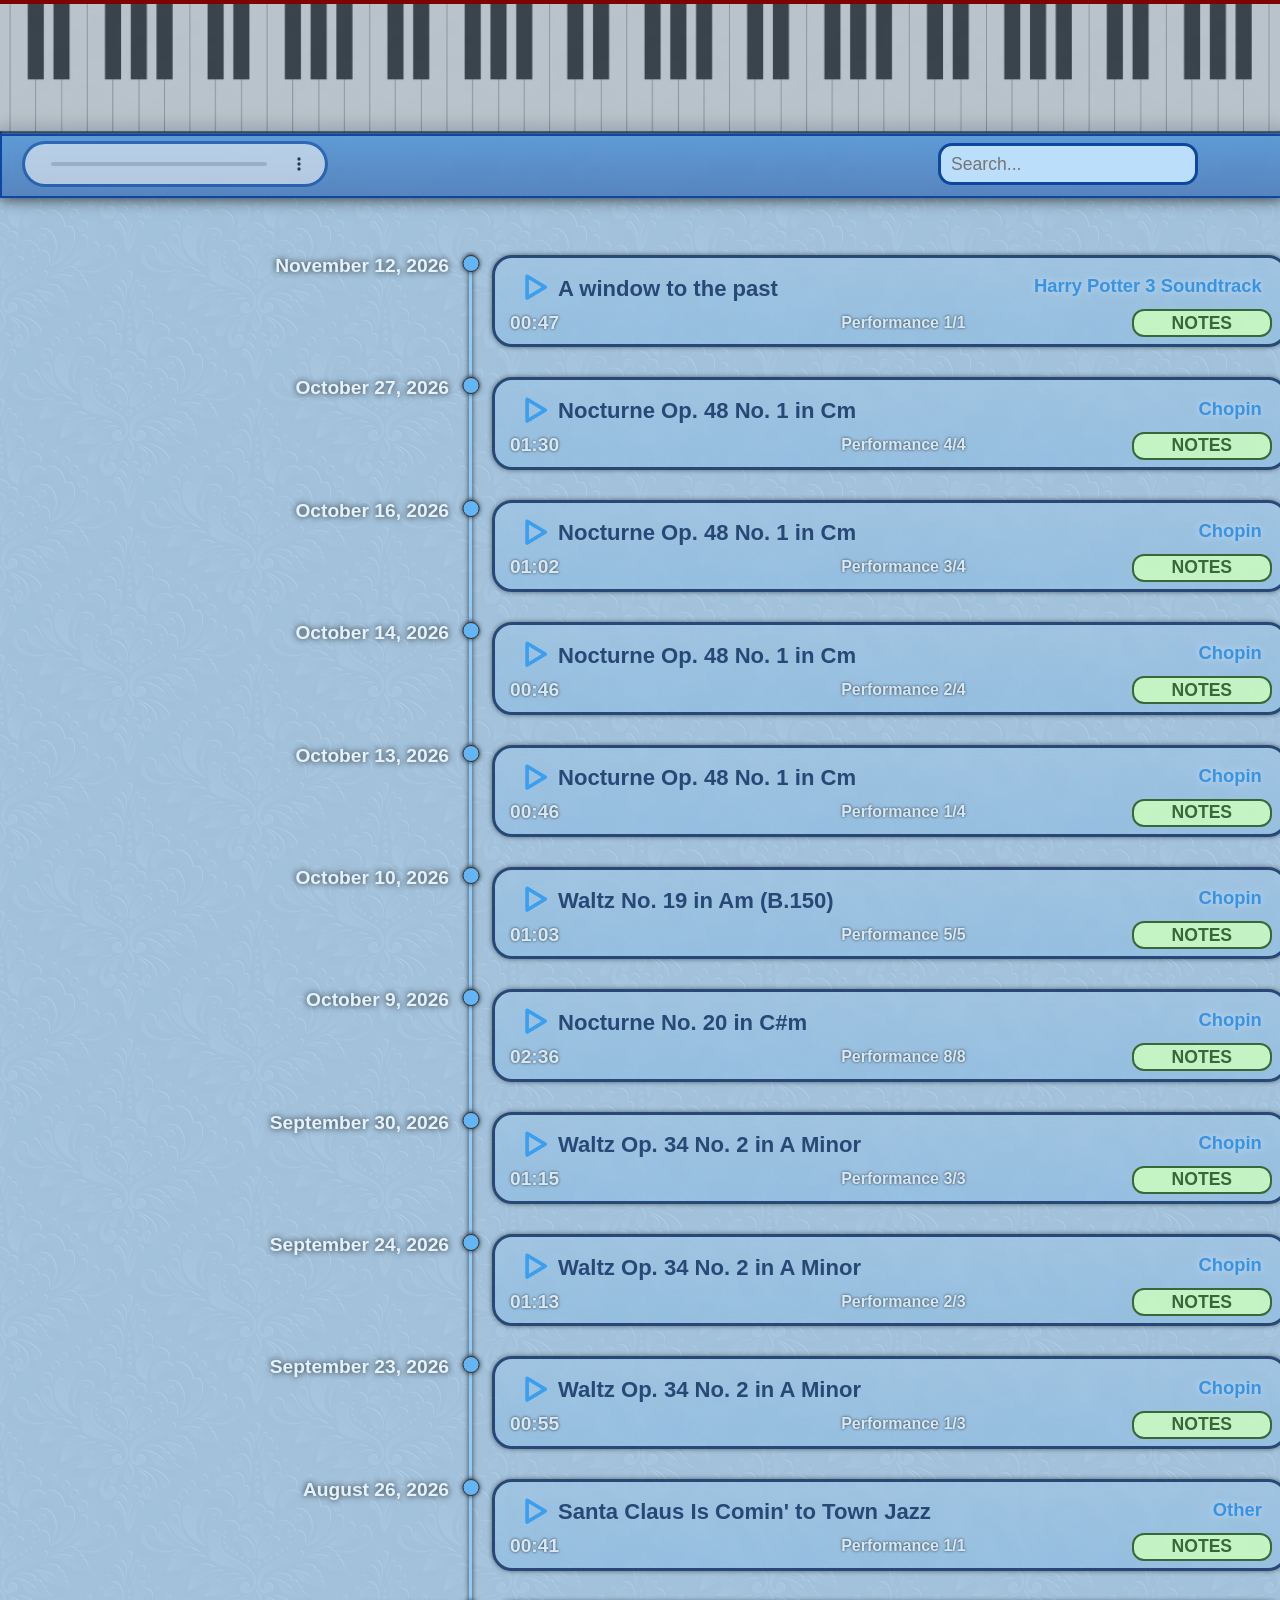
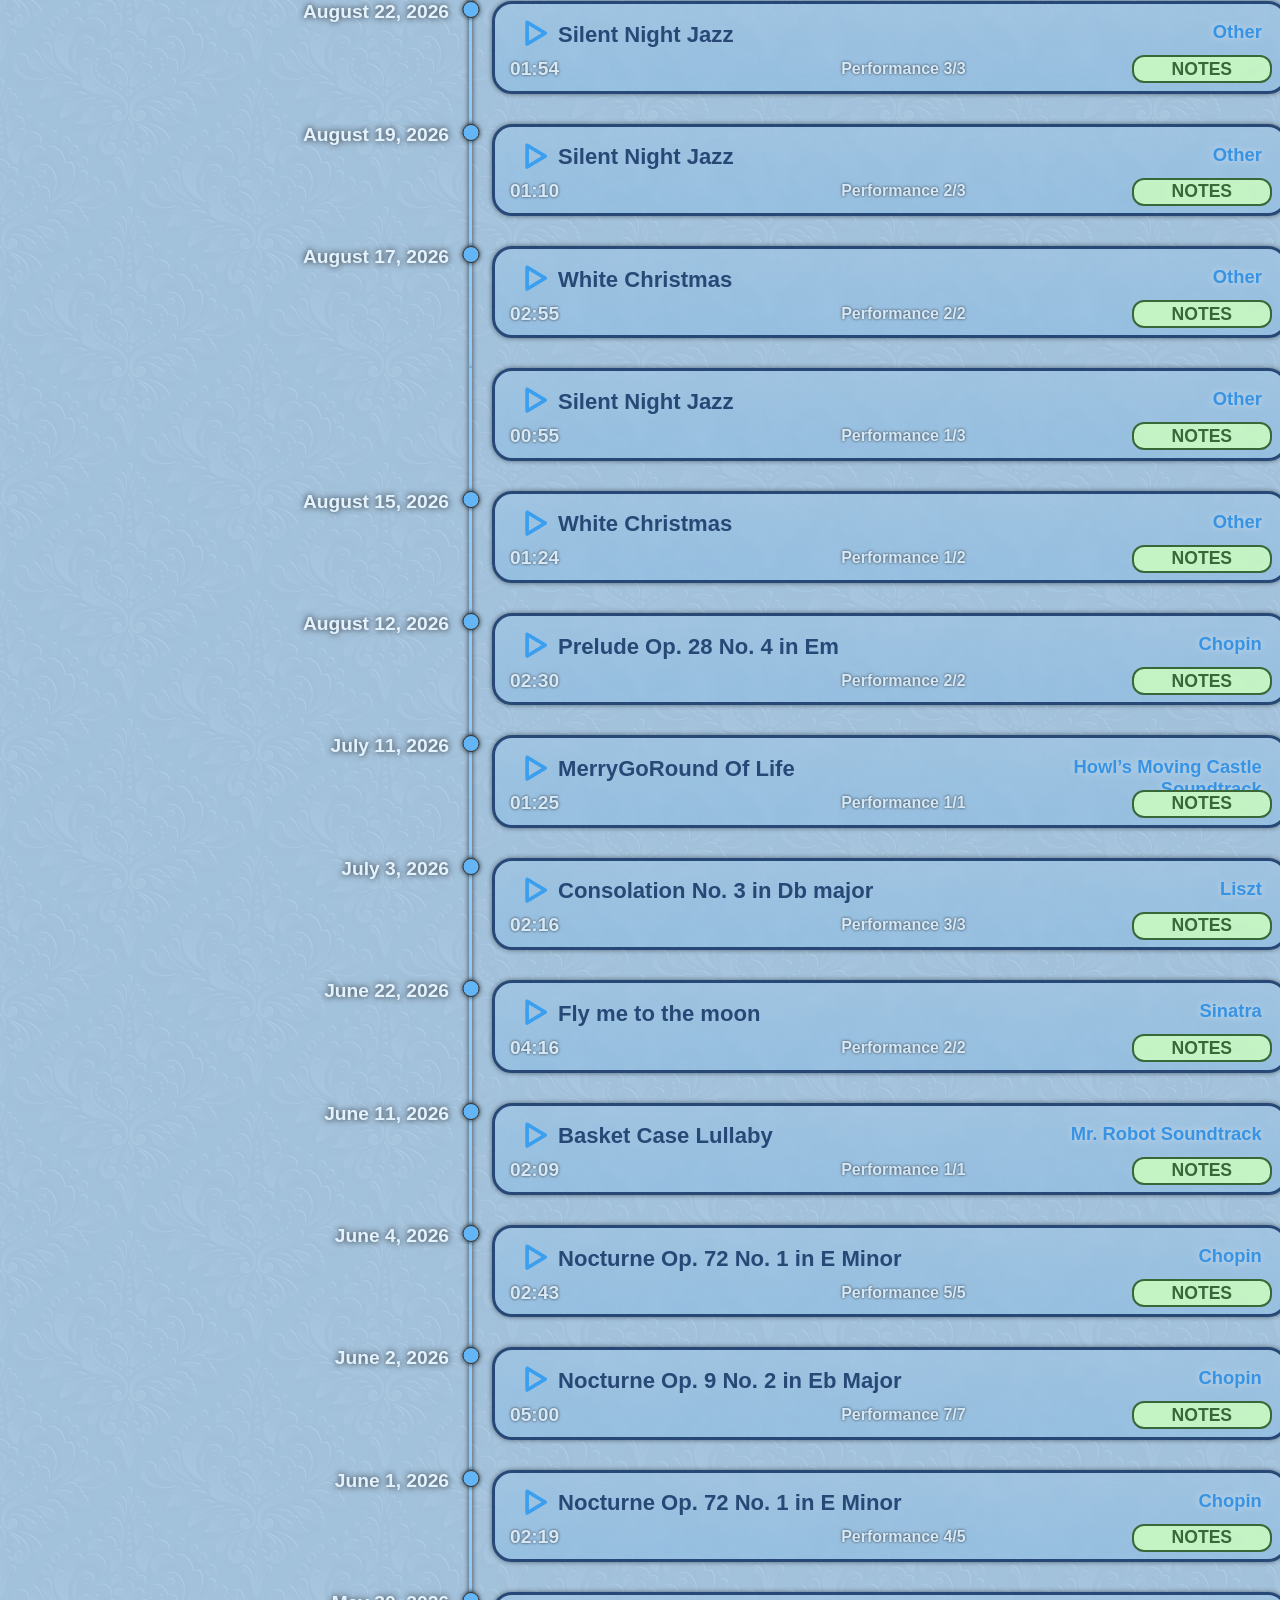
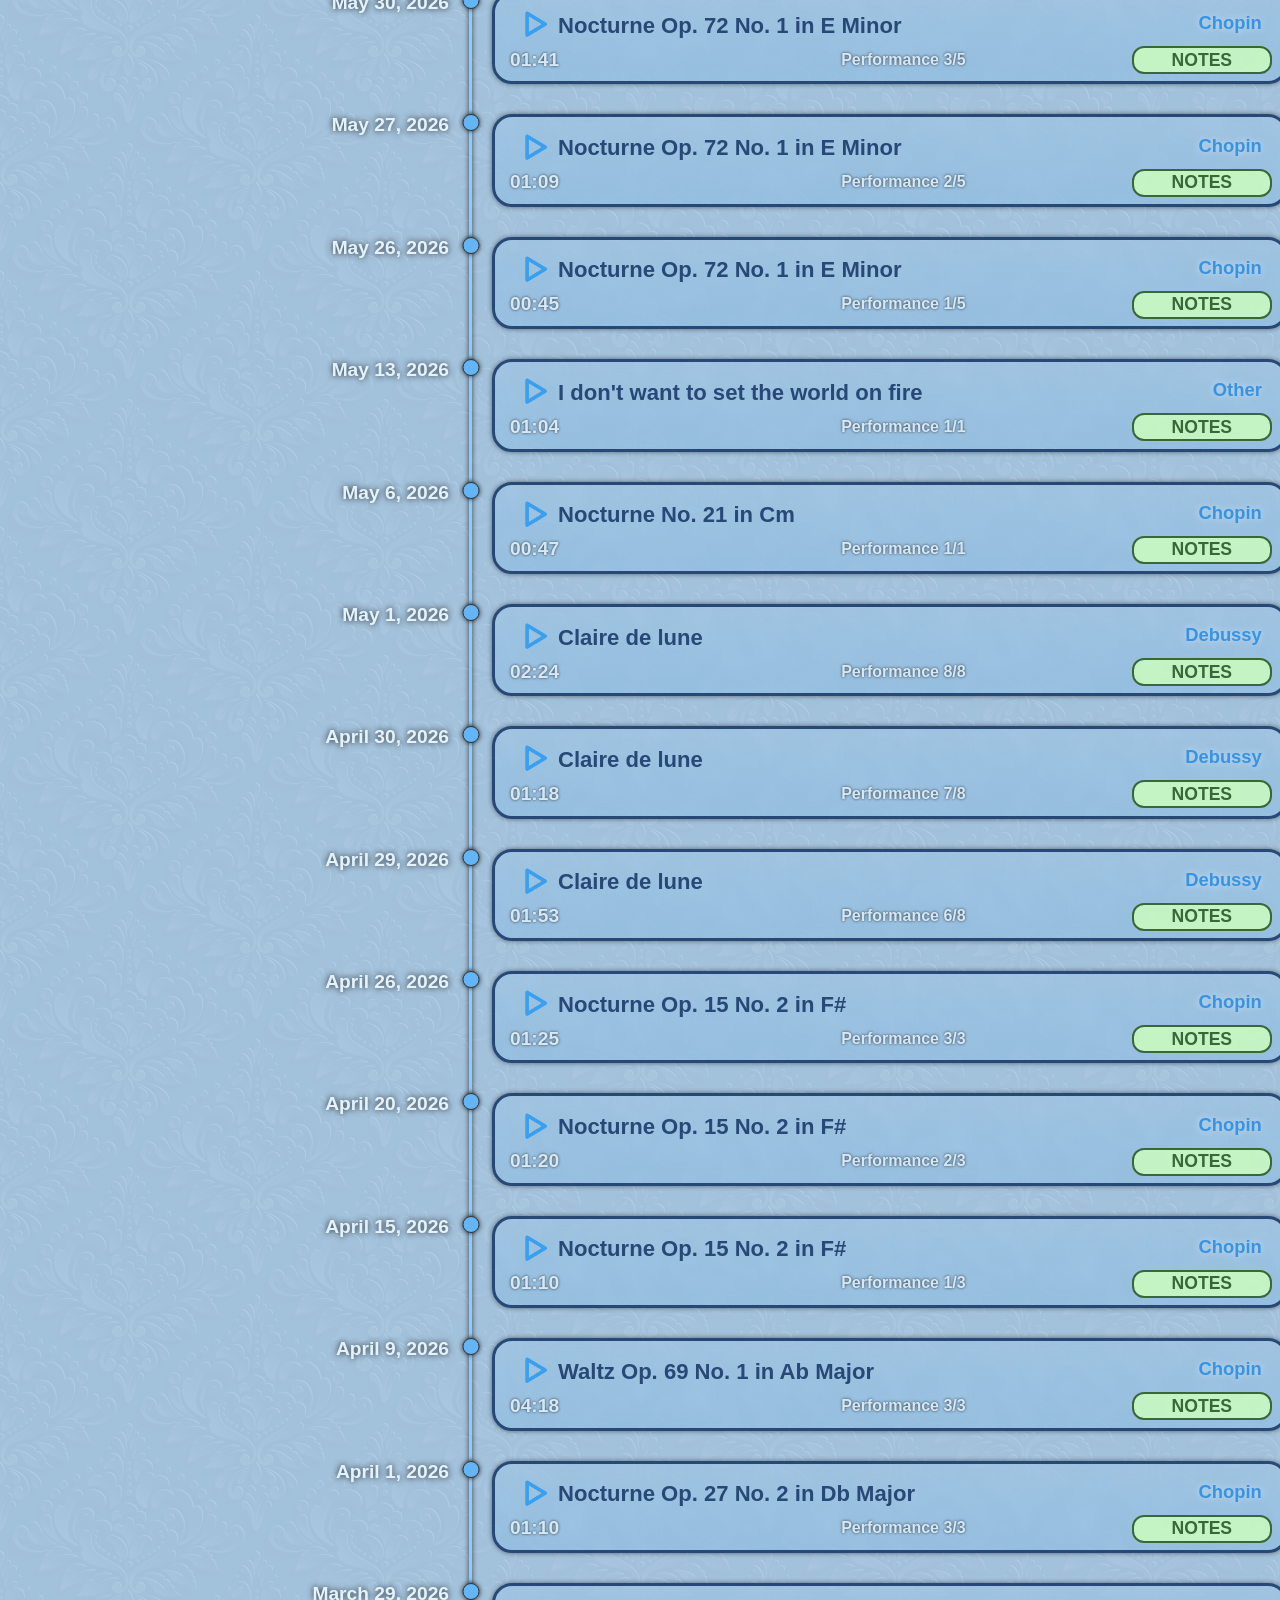
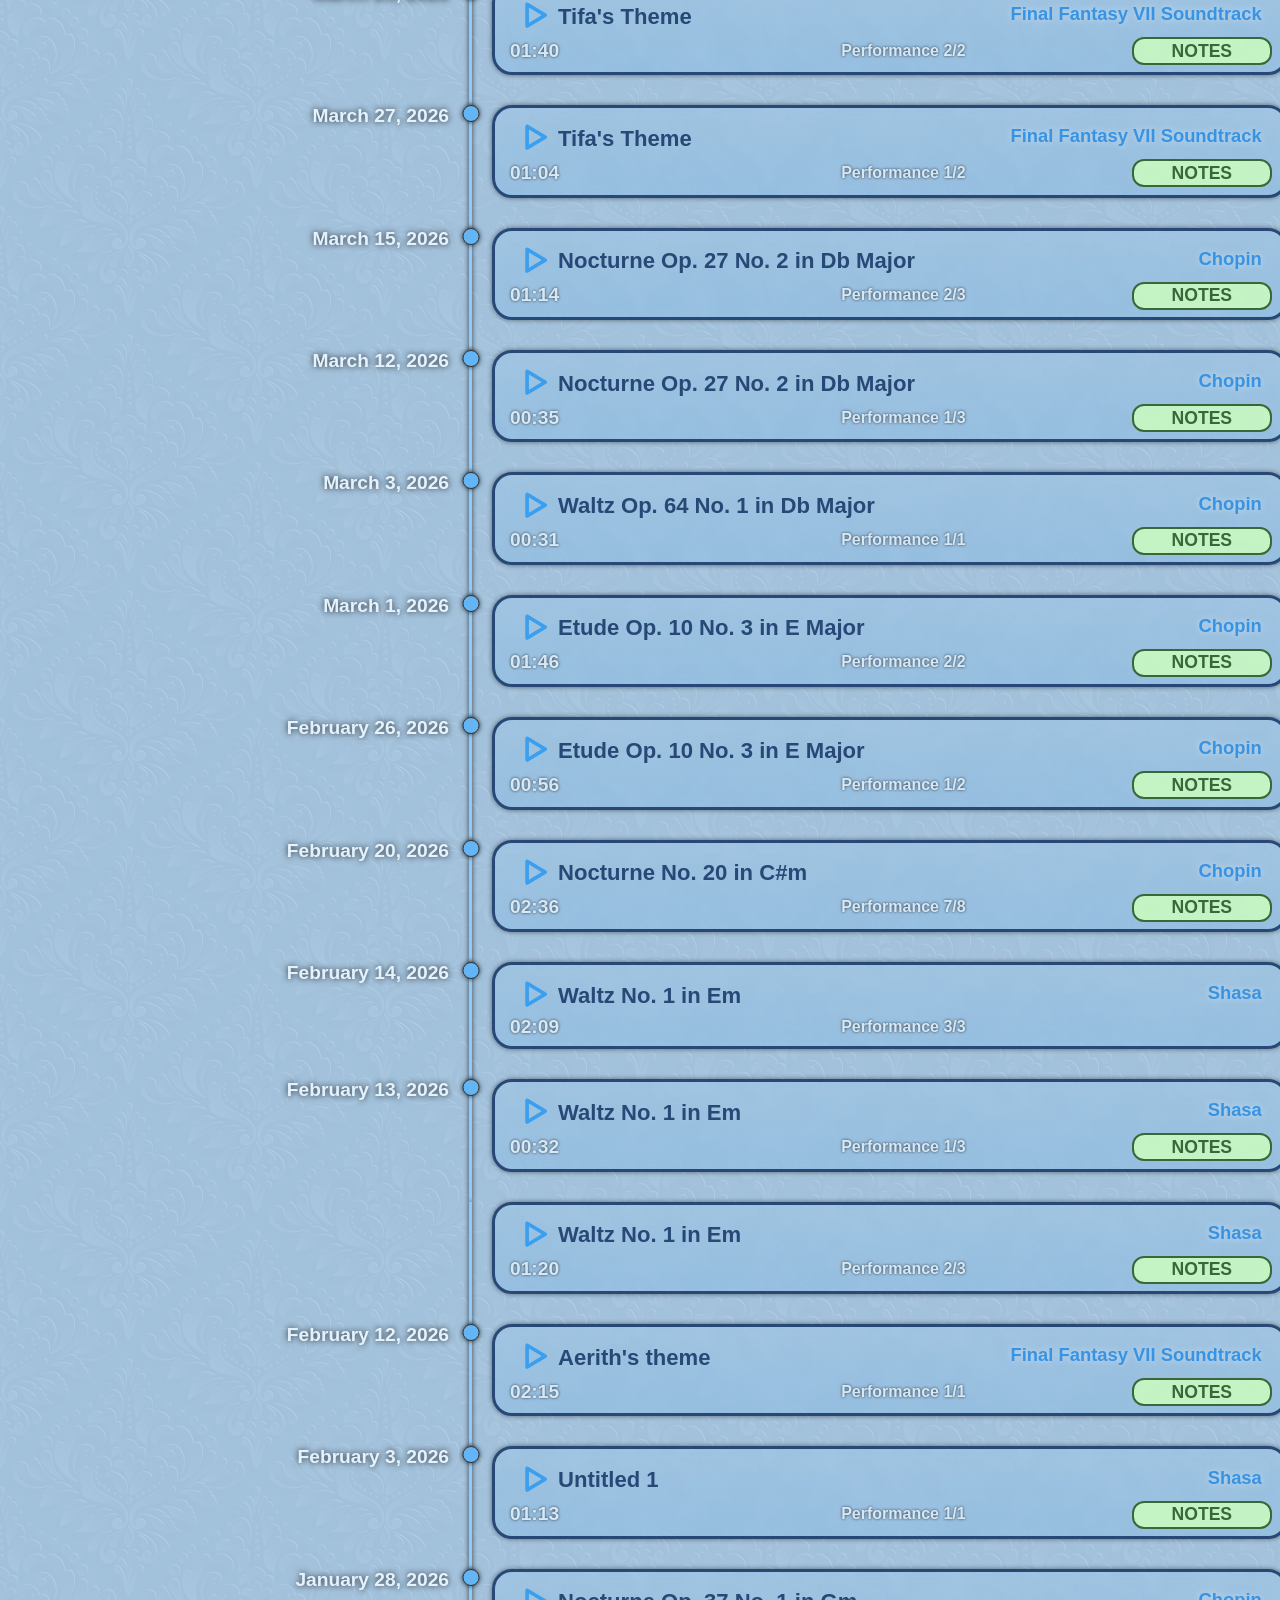
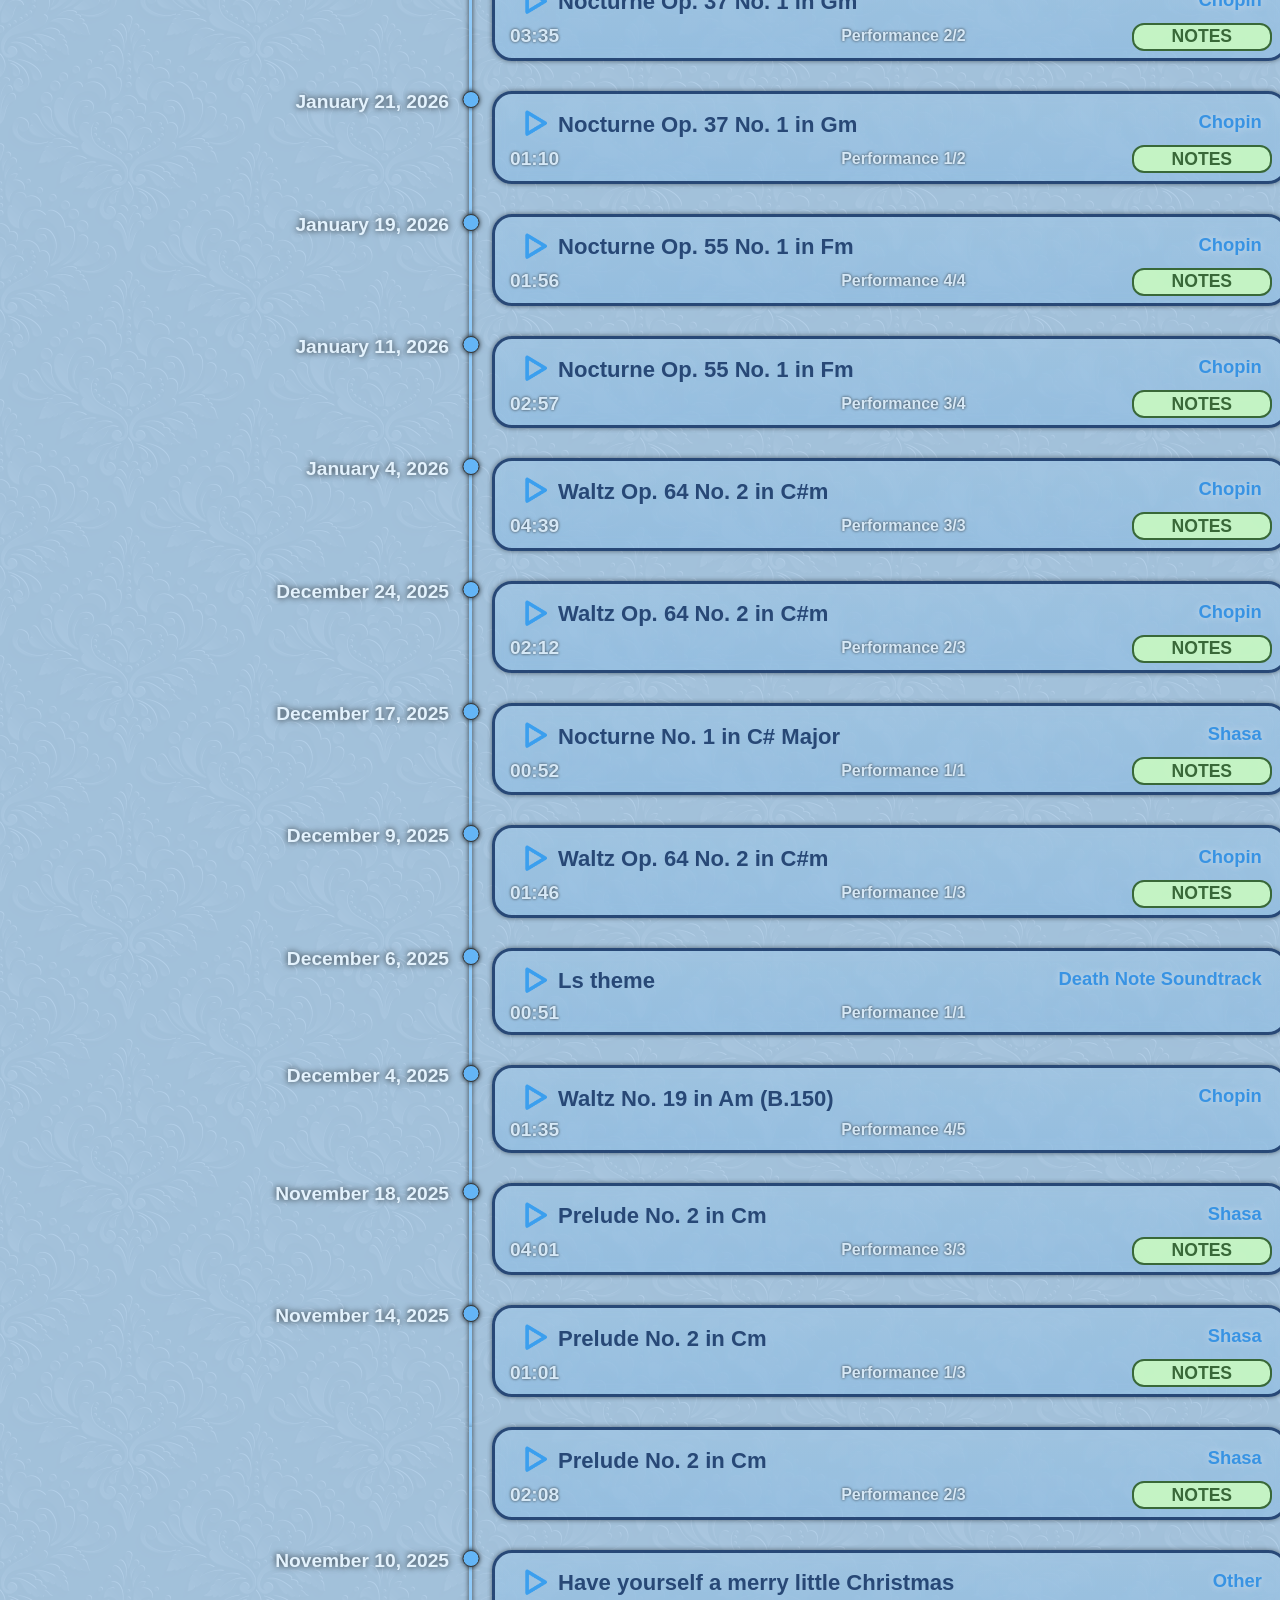
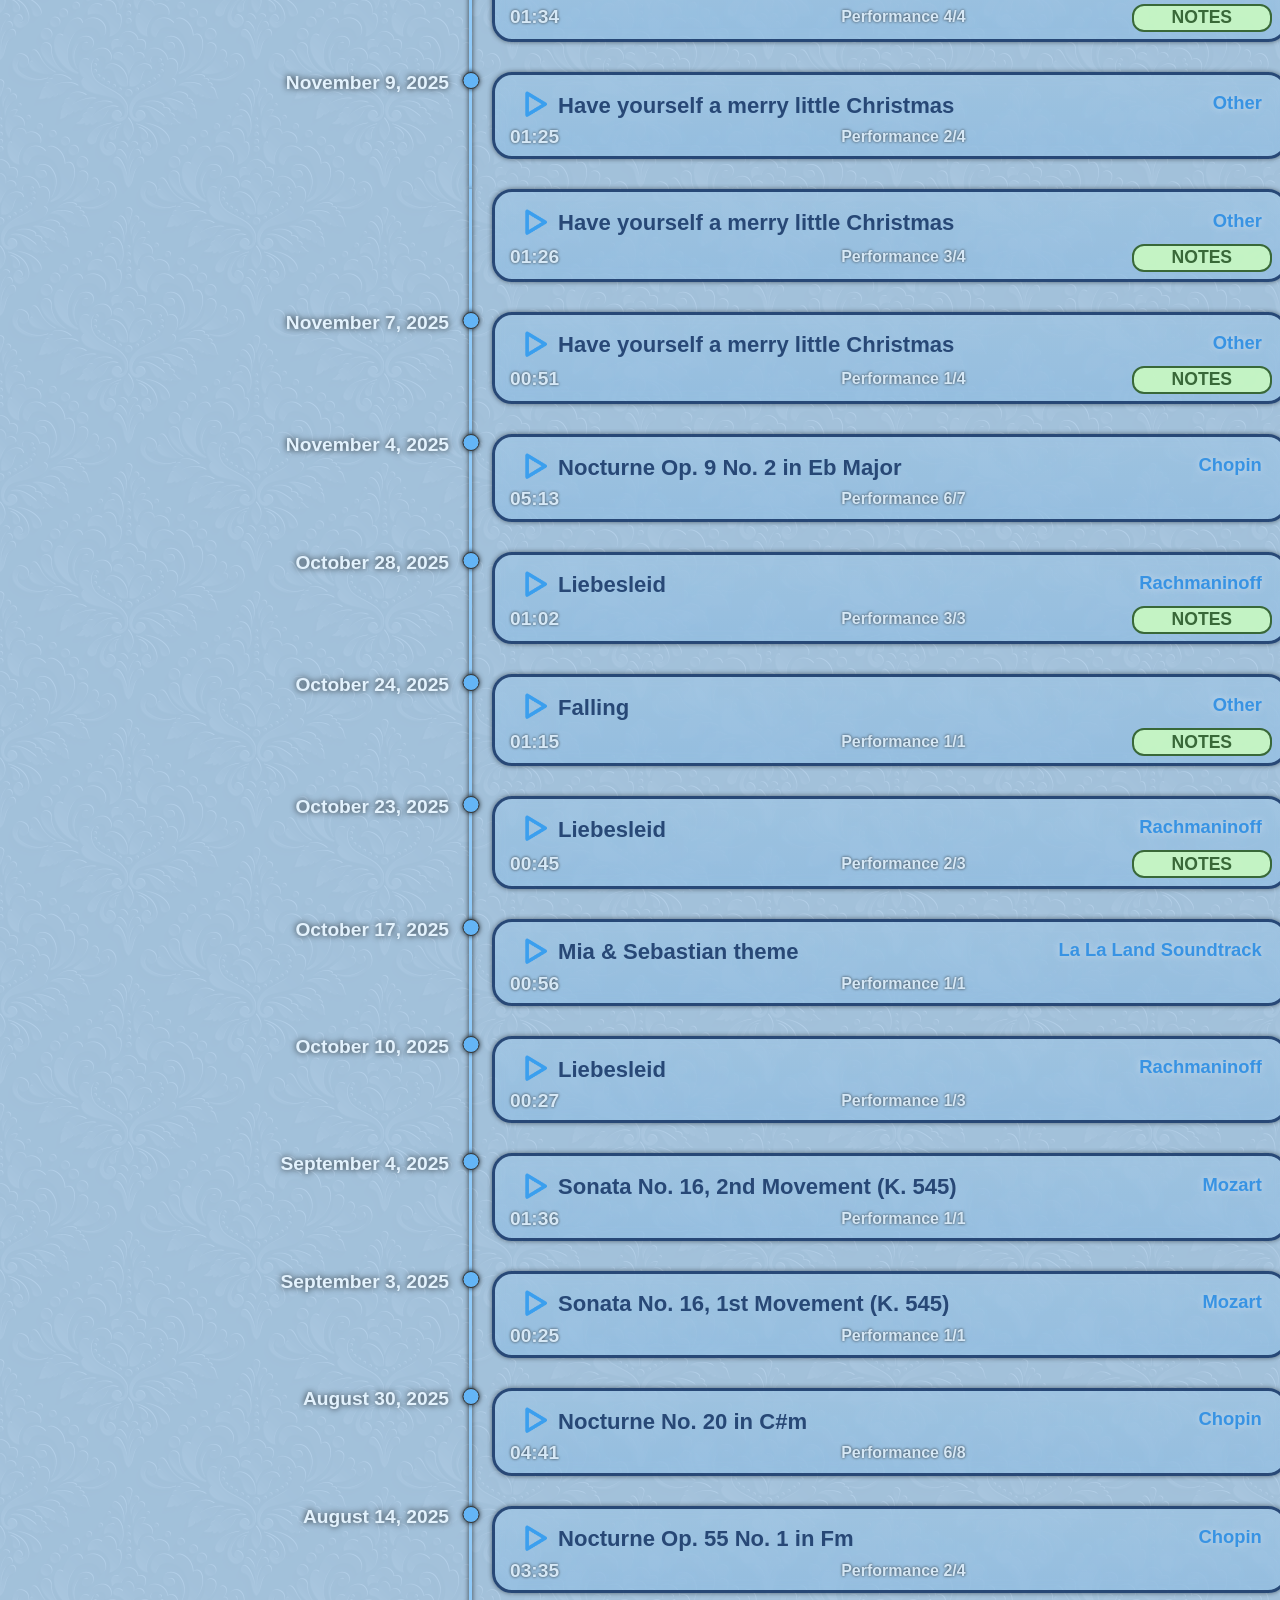
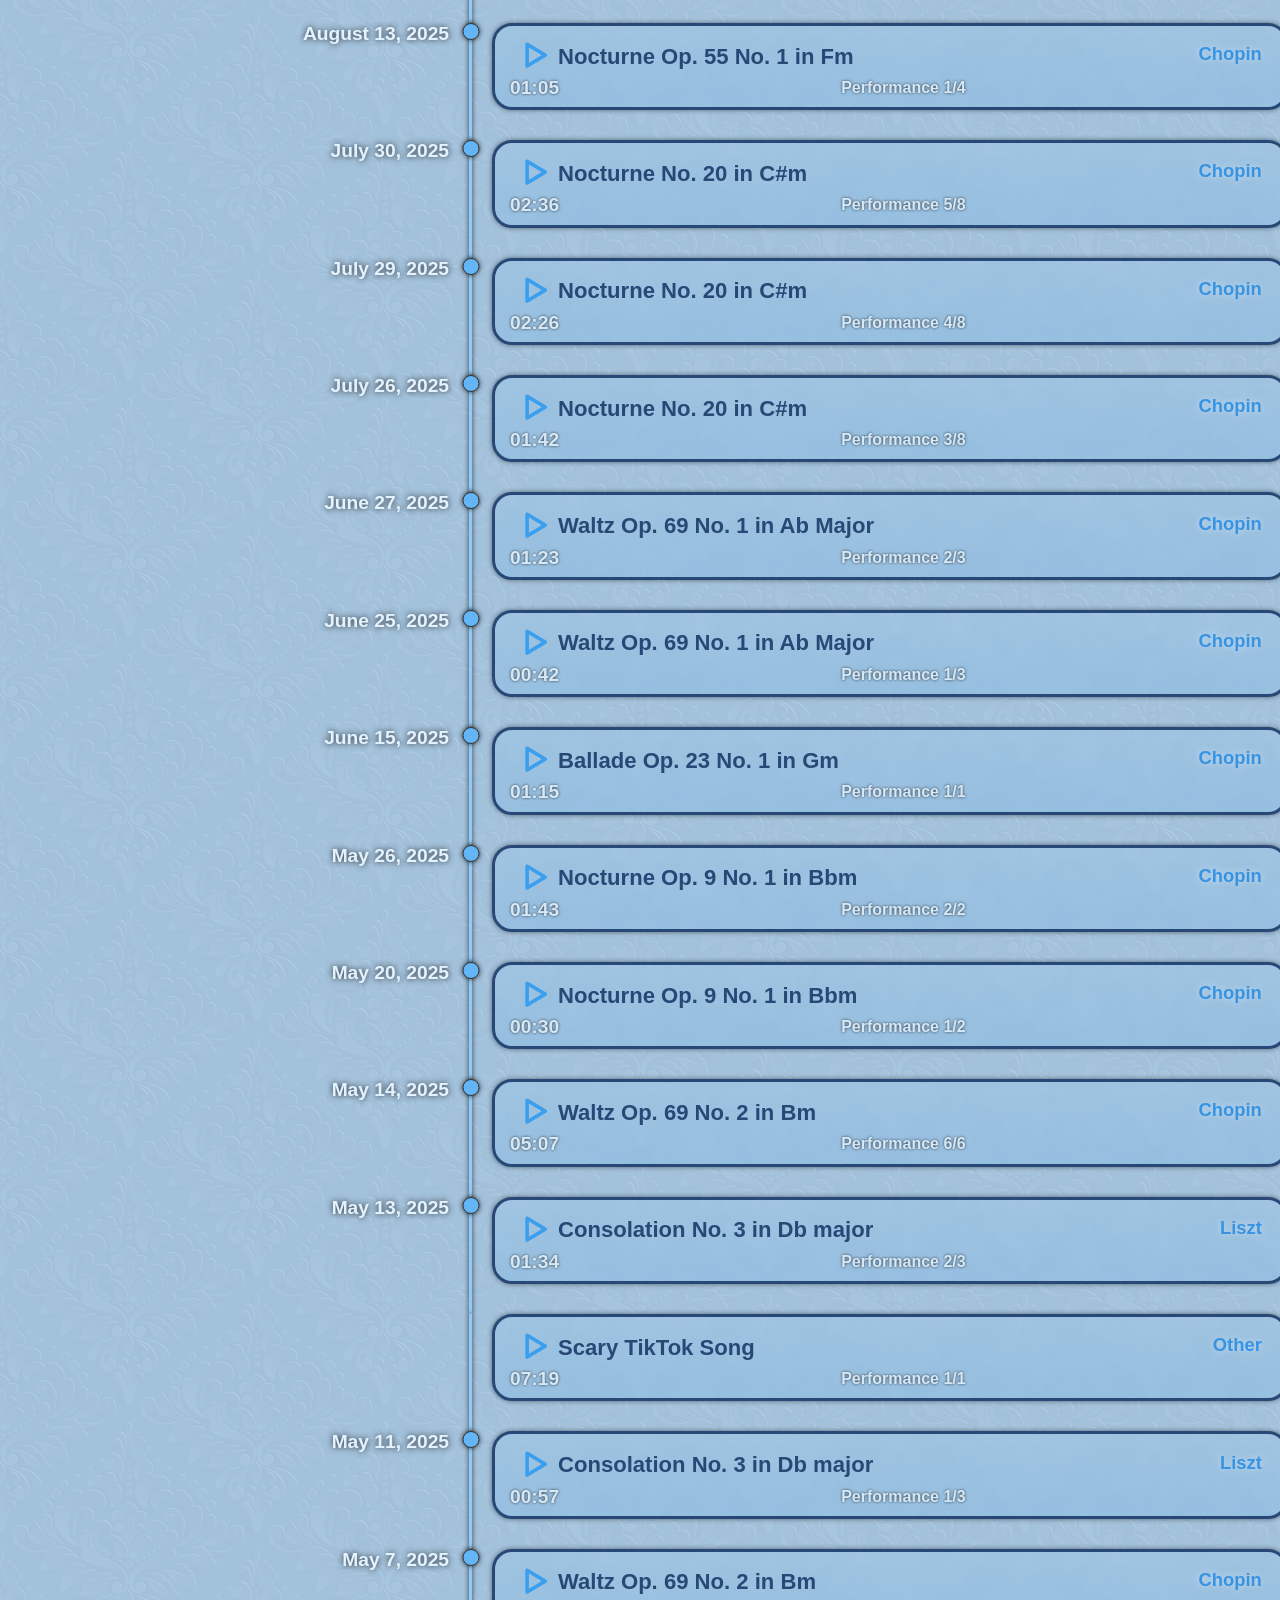
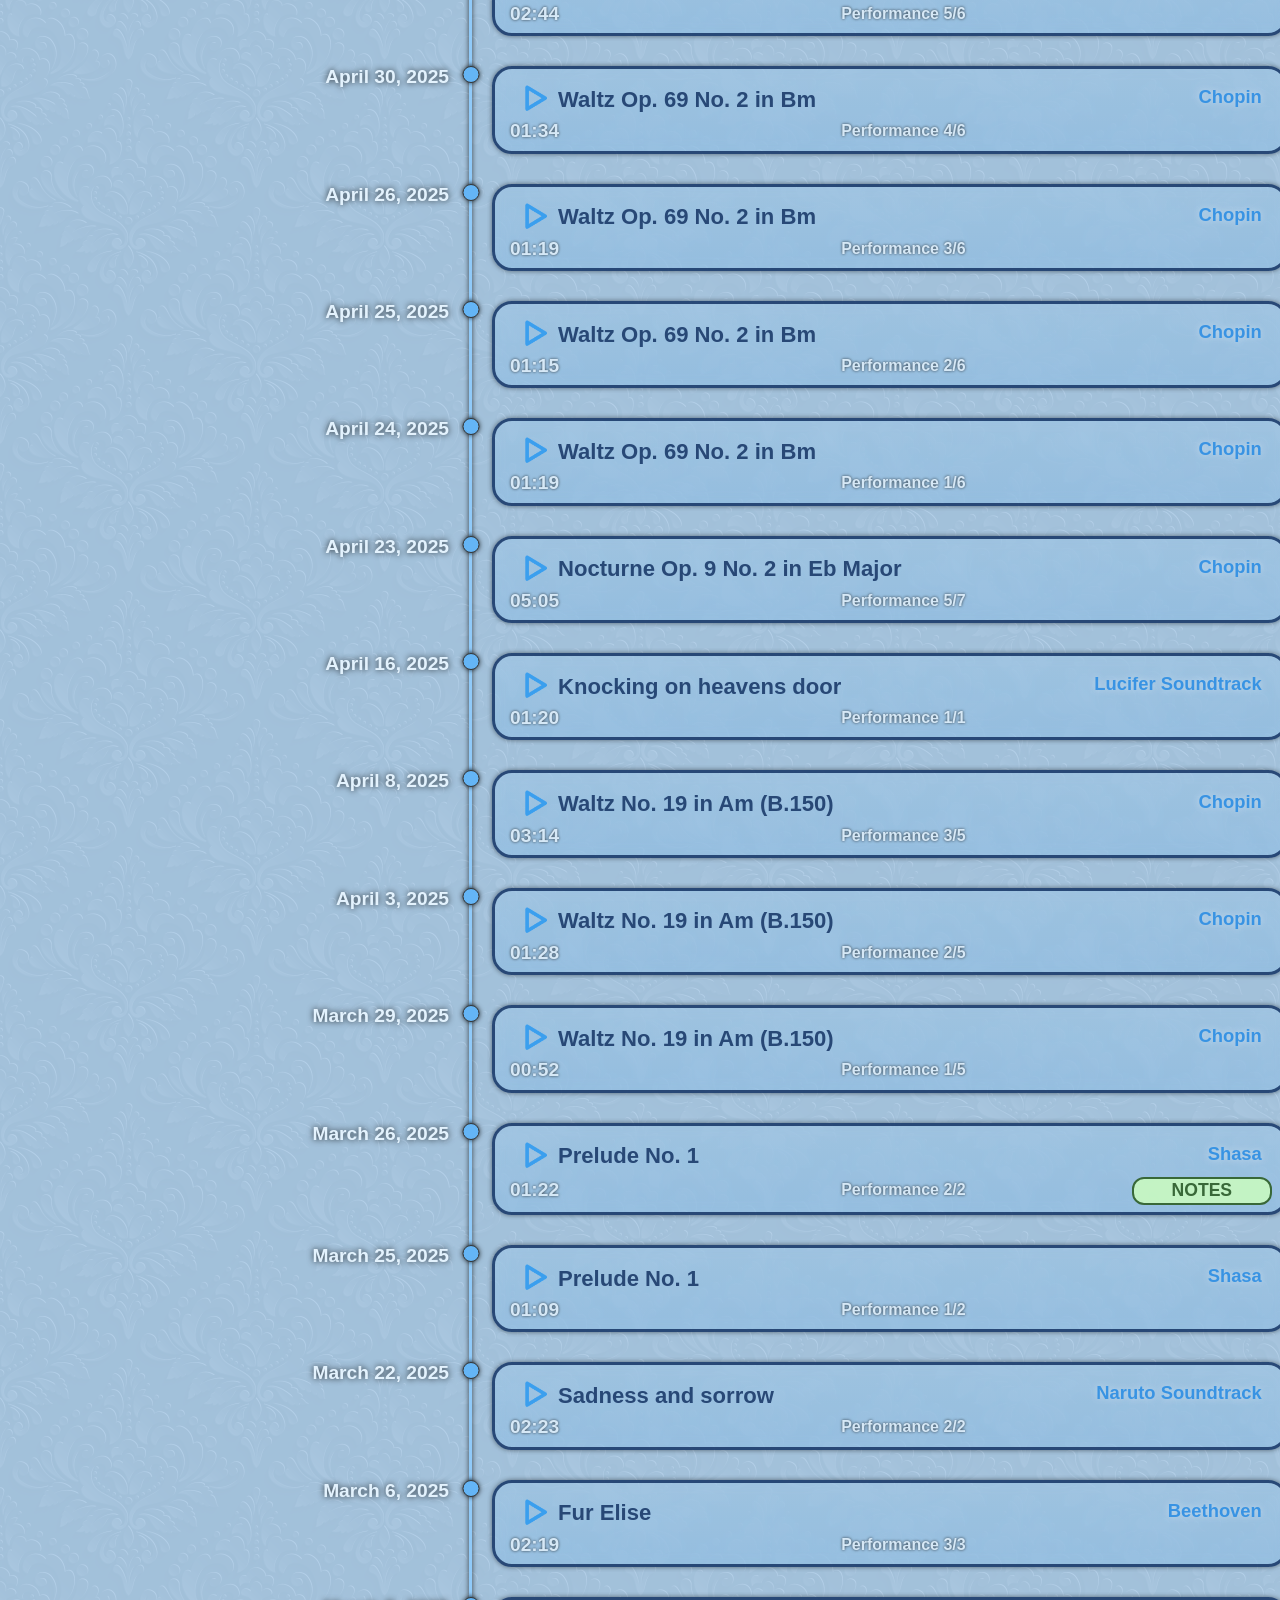
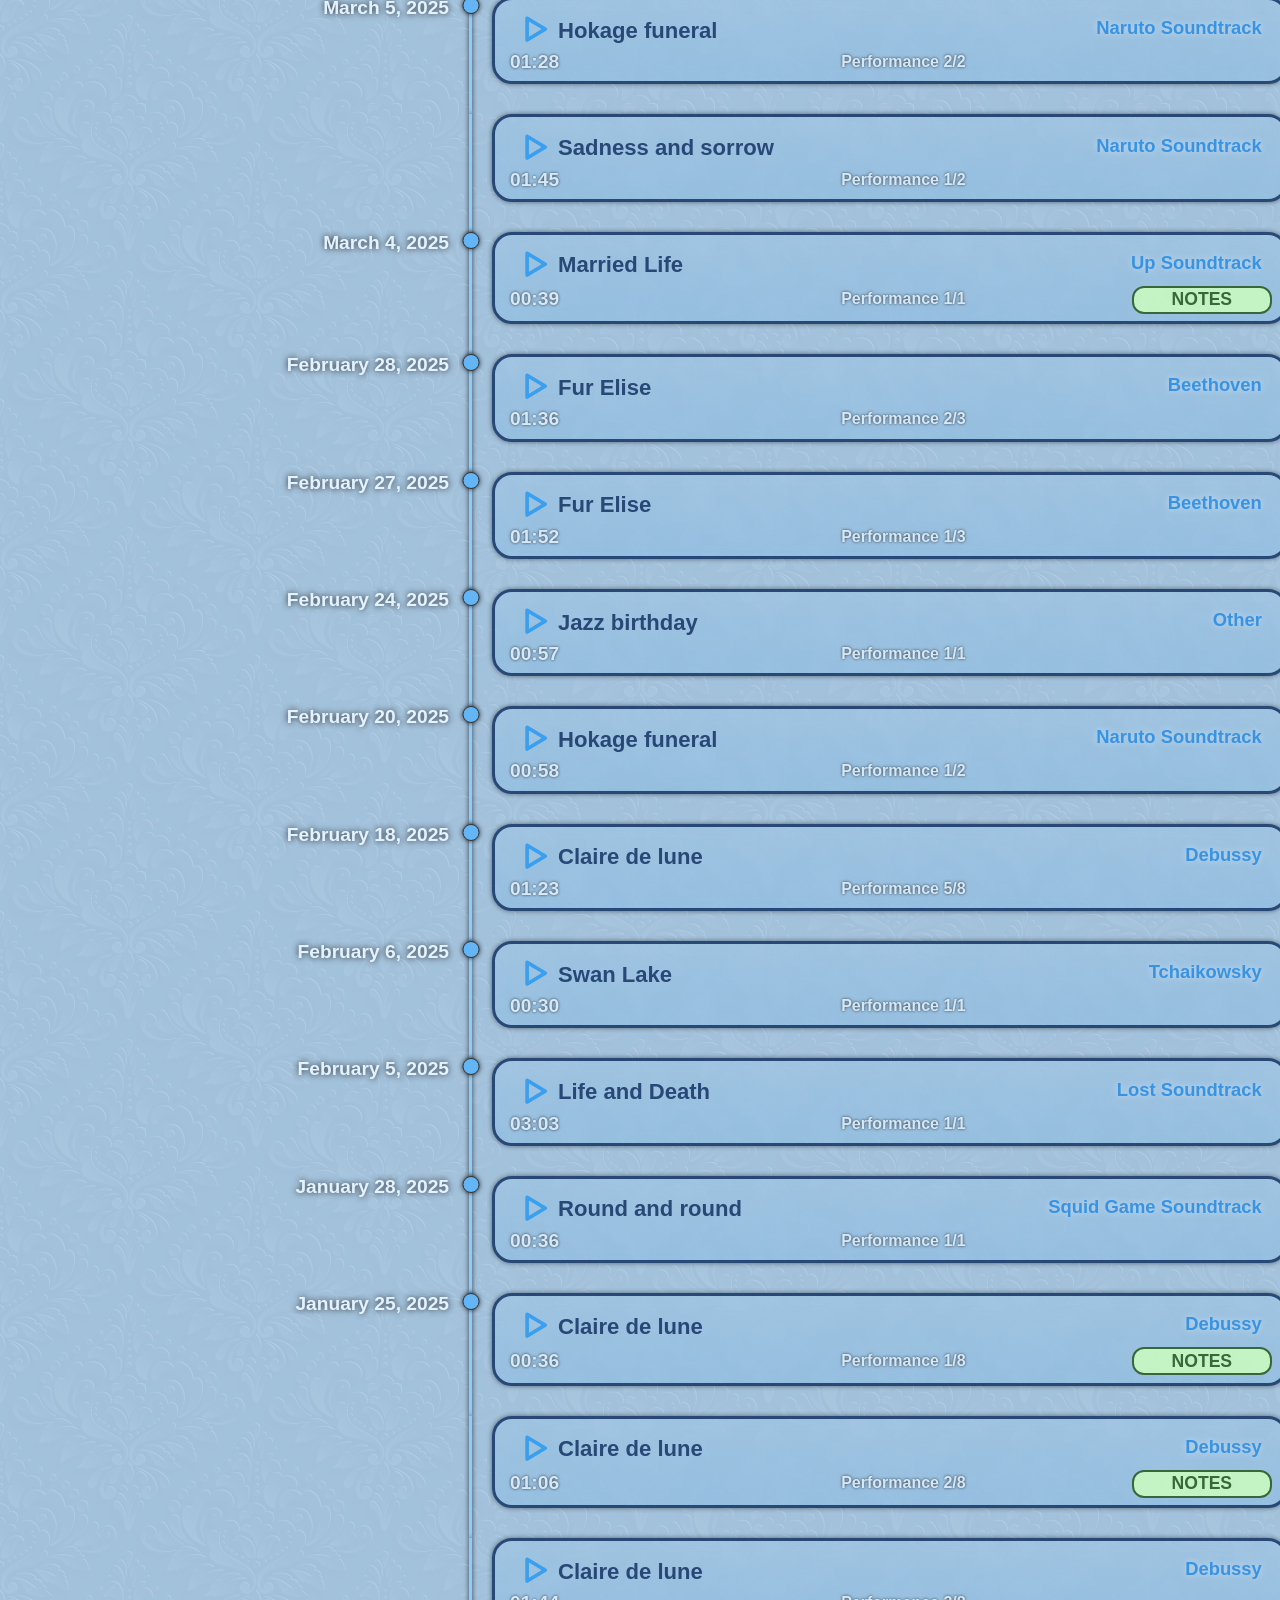
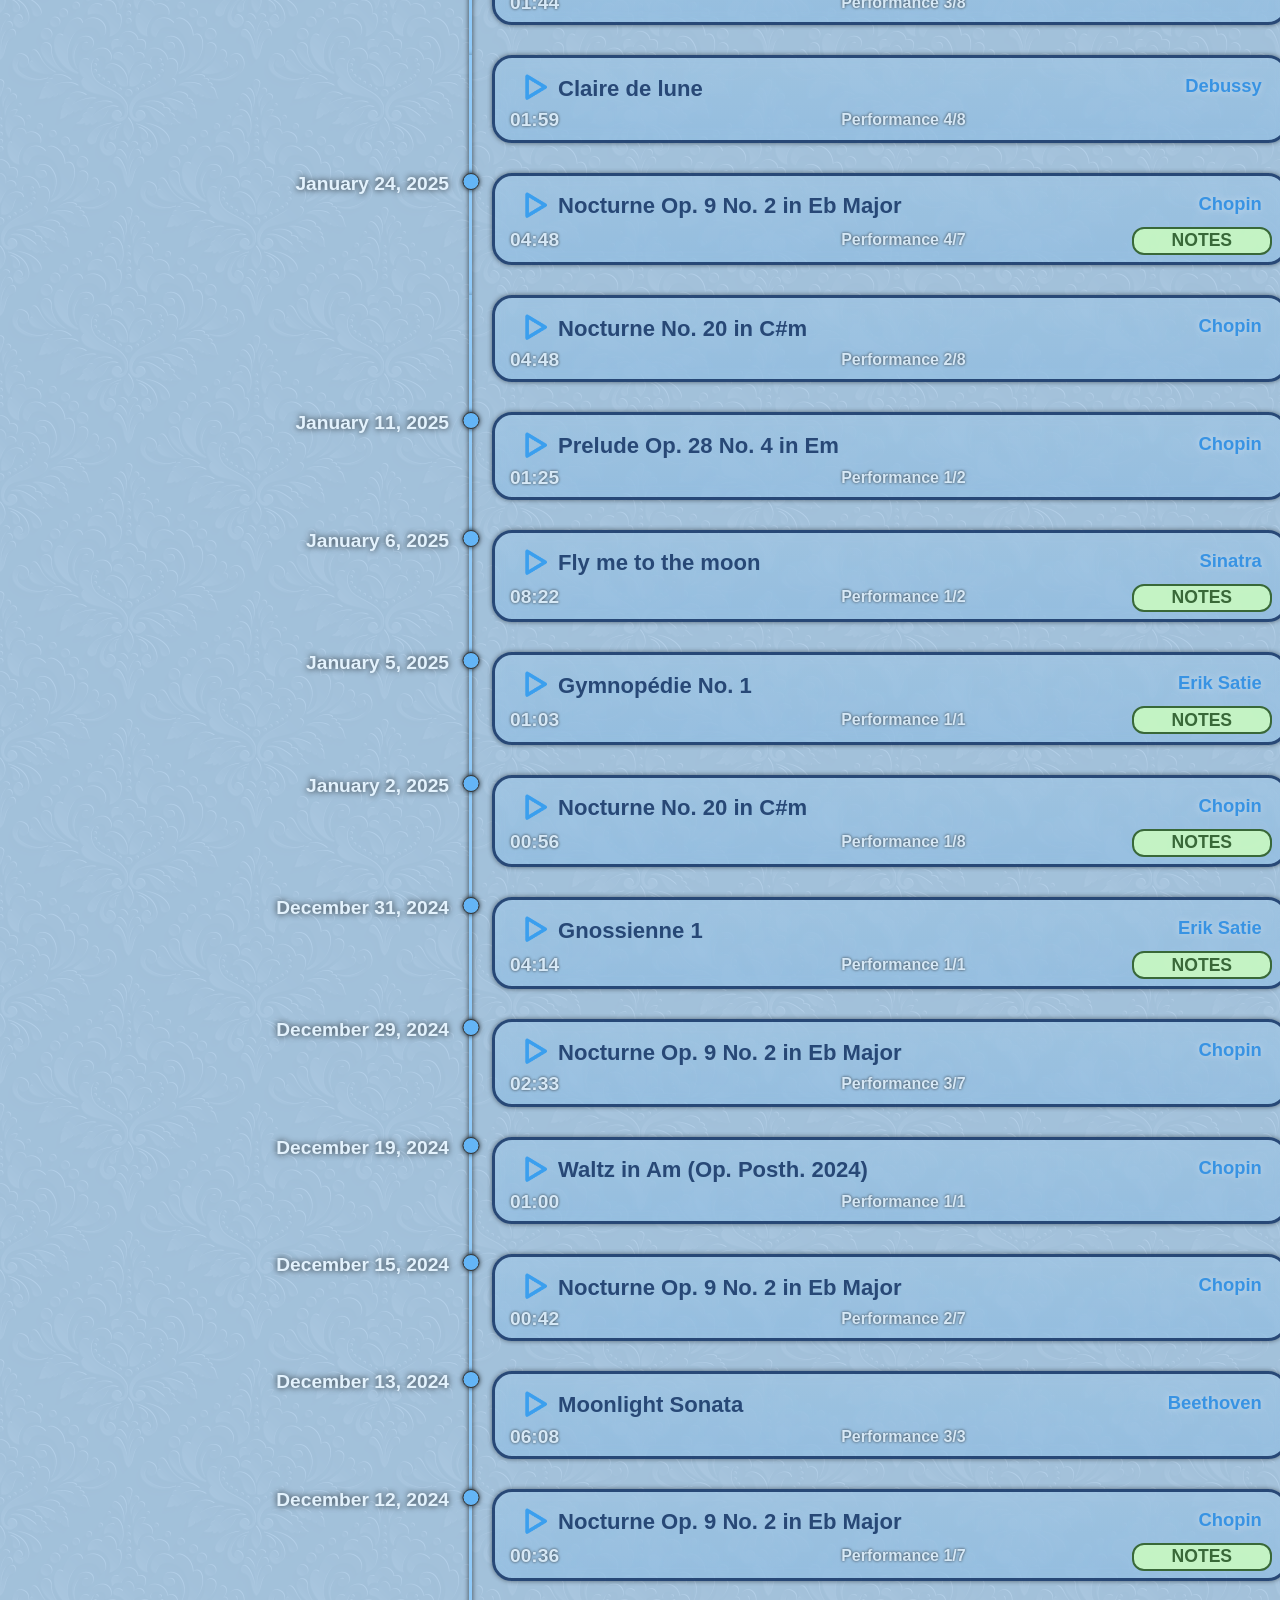
<file: index.html>
<!doctype html>
<html lang="en">
	<head>
		<meta charset="UTF-8" />
		<meta http-equiv="X-UA-Compatible" content="IE=edge" />
		<meta name="viewport" content="width=device-width, initial-scale=1.0" />
		<title>Piano Timeline</title>
		<link rel="stylesheet" href="./style/main.css" />
		<link rel="stylesheet" href="./style/pianoVisualizer.css" />
		<link rel="icon" href="favicon.ico" type="image/x-icon" />
	</head>
	<body>
		<header class="page-header"></header>
		<div class="top-bar">
			<audio class="top-player" controls="true"></audio>
			<span class="top-bar-title"></span>
			<input type="text" id="search-textbox" placeholder="Search..." />
		</div>
		<div class="midi-visualizer-container">
			<div class="midi-visualizer">
				<div class="visualizer-wrapper">
					<canvas id="pianoCanvas"></canvas>
					<div id="visualizer-info"></div>
					<div id="visualizer-volume">
						<div class="visualizer-volume-icon"></div>
						<input
							type="range"
							min="0"
							max="1"
							step="0.01"
							class="volume-slider"
						/>
					</div>
					<div id="visualizer-duration">
						<span class="visualizer-duration-elapsed"></span>
						/
						<span class="visualizer-duration-total"></span>
					</div>
					<div id="visualizer-close-button"></div>
				</div>
			</div>
		</div>

		<script src="scripts/midiParser.js"></script>
		<script src="scripts/virtualPianoData.js"></script>
		<script src="scripts/virtualKeyboard.js"></script>
		<script src="scripts/midiVisualizer.js"></script>
		<div class="timeline"></div>
		<script src="scripts/timeline.js"></script>
	</body>
</html>
</file>
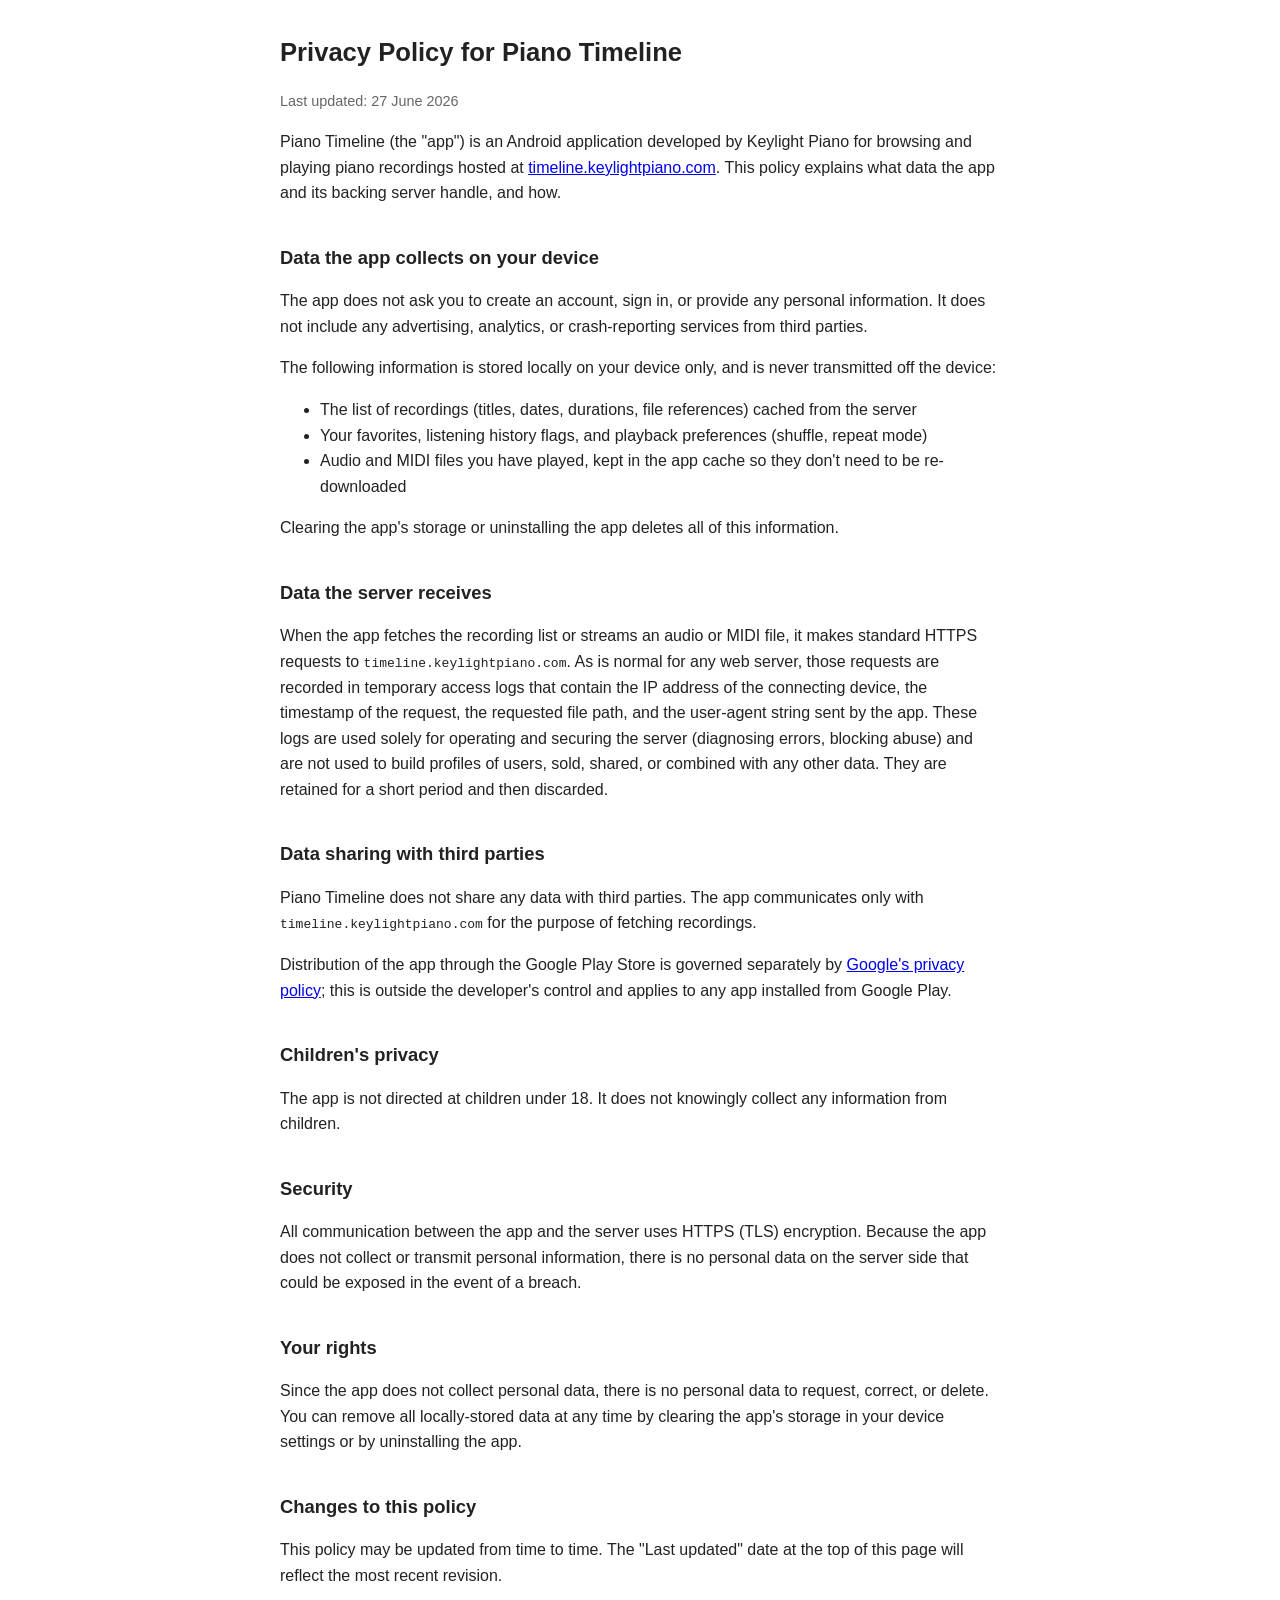
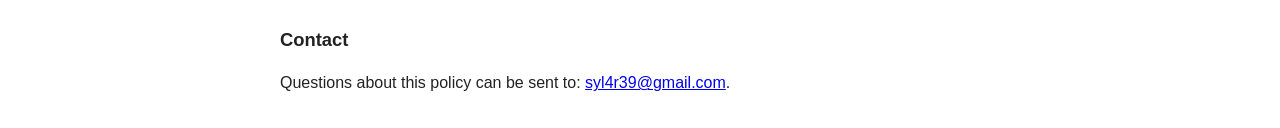
<file: privacy.html>
<!doctype html>
<html lang="en">
	<head>
		<meta charset="UTF-8" />
		<meta name="viewport" content="width=device-width, initial-scale=1.0" />
		<title>Privacy Policy — Piano Timeline</title>
		<style>
			body {
				font-family:
					-apple-system, BlinkMacSystemFont, "Segoe UI", sans-serif;
				max-width: 720px;
				margin: 2em auto;
				padding: 0 1em;
				line-height: 1.6;
				color: #222;
			}
			h1 {
				font-size: 1.6em;
			}
			h2 {
				font-size: 1.15em;
				margin-top: 2em;
			}
			.updated {
				color: #666;
				font-size: 0.9em;
			}
		</style>
	</head>
	<body>
		<h1>Privacy Policy for Piano Timeline</h1>
		<p class="updated">Last updated: 27 June 2026</p>

		<p>
			Piano Timeline (the "app") is an Android application developed by
			Keylight Piano for browsing and playing piano recordings hosted at
			<a href="https://timeline.keylightpiano.com"
				>timeline.keylightpiano.com</a
			>. This policy explains what data the app and its backing server
			handle, and how.
		</p>

		<h2>Data the app collects on your device</h2>
		<p>
			The app does not ask you to create an account, sign in, or provide
			any personal information. It does not include any advertising,
			analytics, or crash-reporting services from third parties.
		</p>
		<p>
			The following information is stored locally on your device only, and
			is never transmitted off the device:
		</p>
		<ul>
			<li>
				The list of recordings (titles, dates, durations, file
				references) cached from the server
			</li>
			<li>
				Your favorites, listening history flags, and playback
				preferences (shuffle, repeat mode)
			</li>
			<li>
				Audio and MIDI files you have played, kept in the app cache so
				they don't need to be re-downloaded
			</li>
		</ul>
		<p>
			Clearing the app's storage or uninstalling the app deletes all of
			this information.
		</p>

		<h2>Data the server receives</h2>
		<p>
			When the app fetches the recording list or streams an audio or MIDI
			file, it makes standard HTTPS requests to
			<code>timeline.keylightpiano.com</code>. As is normal for any web
			server, those requests are recorded in temporary access logs that
			contain the IP address of the connecting device, the timestamp of
			the request, the requested file path, and the user-agent string sent
			by the app. These logs are used solely for operating and securing
			the server (diagnosing errors, blocking abuse) and are not used to
			build profiles of users, sold, shared, or combined with any other
			data. They are retained for a short period and then discarded.
		</p>

		<h2>Data sharing with third parties</h2>
		<p>
			Piano Timeline does not share any data with third parties. The app
			communicates only with <code>timeline.keylightpiano.com</code> for
			the purpose of fetching recordings.
		</p>
		<p>
			Distribution of the app through the Google Play Store is governed
			separately by
			<a href="https://policies.google.com/privacy"
				>Google's privacy policy</a
			>; this is outside the developer's control and applies to any app
			installed from Google Play.
		</p>

		<h2>Children's privacy</h2>
		<p>
			The app is not directed at children under 18. It does not knowingly
			collect any information from children.
		</p>

		<h2>Security</h2>
		<p>
			All communication between the app and the server uses HTTPS (TLS)
			encryption. Because the app does not collect or transmit personal
			information, there is no personal data on the server side that could
			be exposed in the event of a breach.
		</p>

		<h2>Your rights</h2>
		<p>
			Since the app does not collect personal data, there is no personal
			data to request, correct, or delete. You can remove all
			locally-stored data at any time by clearing the app's storage in
			your device settings or by uninstalling the app.
		</p>

		<h2>Changes to this policy</h2>
		<p>
			This policy may be updated from time to time. The "Last updated"
			date at the top of this page will reflect the most recent revision.
		</p>

		<h2>Contact</h2>
		<p>
			Questions about this policy can be sent to:
			<a href="mailto:syl4r39@gmail.com">syl4r39@gmail.com</a>.
		</p>
	</body>
</html>
</file>
<file: style/main.css>
body {
	background: #e3f2fd;
	margin: 0;
	background-image: url("../images/background.png");
	background-repeat: repeat;
	background-size: 512px 512px;
	background-position: center;
	font-family: Verdana, Geneva, Tahoma, sans-serif;
}

h1.title {
	text-align: center;
	padding: 20px;
}

.timeline {
	margin: 0 auto;
	max-width: 1100px;
	width: 1100px;
	padding: 25px;
	display: grid;
	grid-template-columns: 24% 3px 76%;
	font-family: "Fira Sans", sans-serif;
	color: #ffffff;
	top: 230px;
	left: 180px;
	position: absolute;
}

.timeline-component {
	margin: 0 20px 20px 20px;
}

.timeline-component-bg {
	padding: 0.2em;
	background: linear-gradient(to bottom, #90caf940, #64b5f640);
	box-shadow: 0 0 5px rgba(0, 0, 0, 0.6);
	border-radius: 20px;
	border: 3px solid #092a5d;
	margin-bottom: 30px;
	backdrop-filter: blur(6px);
	-webkit-backdrop-filter: blur(6px);
	opacity: 80%;
	padding-left: 10px;
}

.timeline-component-bottom {
	margin-bottom: 0;
}

.timeline-middle {
	position: relative;
	background: #90caf9;
	box-shadow: 0 0 5px rgba(0, 0, 0, 0.8);
}

.timeline-point {
	position: absolute;
	top: 0;
	left: 50%;
	transform: translateX(-50%);
	width: 15px;
	height: 15px;
	background: #64b5f6;
	border: 1px solid #333;
	border-radius: 50%;
	box-shadow: 0 0 5px rgba(0, 0, 0, 0.8);
}

.timeline-point-bottom {
	top: initial;
	bottom: 0;
}

.timeline-date {
	text-align: right;
	font-weight: bold;
	font-size: 1.2em;
	color: #e3f2fd;
	text-shadow: 0 0 6px rgba(0, 0, 0, 0.8);
}

.timeline-title {
	display: grid;
	margin: 0;
	padding: 0;
	width: 100%;
	height: 48px;
	grid-template-columns: 48px auto 40%;
	align-items: center;
	font-size: 1.15em;
	font-weight: bold;
	padding-left: 5px;
}

.timeline-title > :nth-child(1) {
	justify-self: start;
}

.timeline-title > :nth-child(2) {
	justify-self: start;
}

.timeline-title > :nth-child(3) {
	justify-self: end;
}

span.title-span {
	color: #092a5d;
	font-size: 1.2em;
	display: inline-flex;
	align-items: center;
	height: 48px;
	vertical-align: top;
	margin-top: 3px;
}

span.artist-span {
	color: #1e88e5;
	text-shadow: 0 0 6px rgba(255, 255, 255, 0.5);
	display: inline-block;
	text-align: right;
	height: 38px;
	vertical-align: top;
	margin-top: 14px;
	margin-right: 25px;
}

span.duration-span {
	color: #e3f2fd;
	text-shadow: 0 0 3px rgba(0, 0, 0, 0.9);
	display: inline-block;
	padding-left: 5px;
	padding-right: 10px;
	padding-bottom: 5px;
	font-size: 1.2em;
	font-weight: bolder;
}

span.performances-span {
	color: #e3f2fd;
	text-shadow: 0 0 3px rgba(0, 0, 0, 0.9);
	display: inline-block;
	padding-left: 20px;
	padding-bottom: 5px;
	font-size: 1em;
	font-weight: bolder;
}

button.midi-button {
	margin-right: 10px;
	margin-bottom: 4px;
	width: 140px;
	border-radius: 12px;
	height: 28px;
	outline: none;
	border: 2px solid #1f5210;
	background-color: #ccffbf;
	color: #1f5210;
	font-size: 1.1em;
	font-weight: bold;
}

button.midi-button:hover {
	outline: none;
	border-color: limegreen;
	cursor: pointer;
	color: #4ed22d;
}

span.title-separator {
	color: transparent;
	display: inline;
	margin: 0;
	padding: 0;
}

.timeline-entry-info {
	display: grid;
	margin: 0;
	padding: 0;
	width: 100%;
	grid-template-columns: 1fr 1fr 1fr;
	align-items: center;
}

.timeline-entry-info > :nth-child(1) {
	justify-self: start;
}

.timeline-entry-info > :nth-child(2) {
	justify-self: center;
}

.timeline-entry-info > :nth-child(3) {
	justify-self: end;
}

audio {
	width: 100%;
	opacity: 60%;
	border-radius: 30px;
	border: 3px solid #0d47a1;
}

/* Firefox-only override */
@-moz-document url-prefix() {
	audio {
		border-radius: 0;
	}
}

.timeline-component-bg:has(span.playing) {
	border: 3px solid #aa0000;
	box-shadow: 0 0 5px #800000;
}

.timeline-component-bg:has(span.playing) > .timeline-title > .title-span {
	color: #800000;
}

.page-header {
	position: fixed;
	z-index: 999;
	width: 100%;
	height: 130px;

	background: rgba(0, 0, 0, 0.3);

	backdrop-filter: blur(6px);
	-webkit-backdrop-filter: blur(6px);

	border-bottom: 2px solid #0d47a1;
	border-top: 4px solid #800000;
}

.page-header::before {
	content: "";
	position: absolute;
	inset: 0;

	background-image: url("../images/keyboard.png");
	background-repeat: repeat-x;
	background-size: auto 100%;
	background-position: center;

	opacity: 0.5;
	z-index: -1;
}

.play-button.playing:hover {
	background-image: url("../images/stop_hover.png");
	cursor: pointer;
}

.play-button:hover {
	background-image: url("../images/play_hover.png");
	cursor: pointer;
}

.play-button {
	width: 32px;
	height: 32px;
	background-image: url("../images/play.png");
	background-repeat: no-repeat;
	background-size: 32px 32px;
	background-position: center;
	display: inline-block;
	margin-left: 10px;
}

.play-button.playing {
	background-image: url("../images/stop.png");
}

.top-bar {
	width: 100%;
	height: 64px;
	background: linear-gradient(to bottom, #1976d280, #0d47a180);
	position: fixed;
	z-index: 998;
	top: 130px;
	box-shadow: 0 0 15px rgba(0, 0, 0, 0.8);
	border: 2px solid #0d47a1;
	backdrop-filter: blur(6px);
	-webkit-backdrop-filter: blur(6px);
	display: flex;
	align-items: center;
}

.top-bar-title {
	font-size: 1.2em;
	display: inline-block;
	margin: 0;
	padding: 0;
	margin-left: 10px;
	width: 600px;
	font-weight: bold;
	color: #bae4fd;
	text-shadow: 0px 0px 5px #333;
}

audio.top-player {
	width: 300px;
	height: 40px;
	margin-left: 20px;
	border: 3px solid #0d47a1;
}

#search-textbox {
	border-radius: 14px;
	height: 28px;
	width: 240px;
	border: 3px solid #0d47a1;
	font-size: 1.1em;
	background-color: #bbdefb;
	padding: 4px;
	padding-left: 10px;
}

#search-textbox:focus {
	border: 3px solid #0d47a1;
	outline: none;
}
</file>
<file: style/pianoVisualizer.css>
canvas {
	display: block;
	background: #111;
	border-radius: 20px;
	border: 3px solid #38d115;
	margin: 50px;
	position: fixed;
	z-index: 1002;
	top: 0px;
	left: 0px;
	box-shadow: 0 0 15px black;
}

.midi-visualizer {
	margin: 0;
	padding: 0;
	background-color: #000000dd;
	position: fixed;
	width: 100%;
	height: 100%;
	top: 0px;
	left: 0px;
	z-index: 1001;
	backdrop-filter: blur(6px);
	-webkit-backdrop-filter: blur(6px);
}

.midi-visualizer-container {
	position: fixed;
	inset: 0;
	pointer-events: none;
	opacity: 0;
	z-index: -1;
	transition: opacity 0.3s ease;
}

.midi-visualizer-container.active {
	opacity: 1;
	pointer-events: auto;
	z-index: 1000;
}

.visualizer-wrapper {
	position: fixed;
	margin: 50px;
	top: 0px;
	left: 0px;
	display: block;
}

#visualizer-close-button {
	position: absolute;
	top: 10px;
	right: 10px;
	width: 20px;
	height: 20px;
	cursor: pointer;
	border-radius: 30px;
	padding: 5px;
	border: 2px solid #990000;
	background-color: #00000080;
	background-image: url("../images/close.png");
	background-size: 28px 28px;
	background-repeat: no-repeat;
	background-position: center;
	z-index: 1003;
}

#visualizer-close-button:hover {
	box-shadow: 0 0 15px #990000;
}

#visualizer-volume {
	position: absolute;
	top: 10px;
	right: 210px;
	height: 20px;
	z-index: 1003;
	border-radius: 30px;
	padding: 5px;
	padding-left: 15px;
	padding-right: 15px;
	border: 1px solid #129b00;
	color: #ffffff80;
	background-color: #00000080;
	display: inline-flex;
	align-items: center;
}
#visualizer-volume > input.volume-slider {
	padding: 0;
	margin: 0;
	display: inline-block;
	cursor: pointer;
	accent-color: #129b00;
}

#visualizer-volume > .visualizer-volume-icon {
	padding: 0;
	margin: 0;
	padding-right: 5px;
	display: inline-block;
	width: 20px;
	height: 20px;
	background-size: 20px 20px;
	z-index: 1004;
	background-image: url("../images/volume.png");
	background-repeat: no-repeat;
}

#visualizer-duration {
	position: absolute;
	top: 10px;
	right: 54px;
	height: 20px;
	z-index: 1003;
	font-size: 1.1em;
	border-radius: 30px;
	padding: 5px;
	padding-left: 15px;
	padding-right: 15px;
	border: 1px solid #129b00;
	color: #ffffff80;
	background-color: #00000080;
	font-weight: bold;
	text-align: center;
	width: 120px;
}

.visualizer-duration-elapsed {
	margin: 0;
	padding: 0;
	color: #8fdb7b;
}

.visualizer-duration-total {
	margin: 0;
	padding: 0;
	color: #21a100;
}

#visualizer-info {
	position: absolute;
	top: 10px;
	left: 10px;
	height: 20px;
	z-index: 1003;
	font-size: 1.1em;
	border-radius: 30px;
	padding: 5px;
	padding-left: 15px;
	padding-right: 15px;
	border: 1px solid #129b00;
	color: #ffffff80;
	background-color: #00000080;
	font-weight: bold;
}

.visualizer-info-date {
	margin: 0;
	padding: 0;
	color: #21a100;
}

.visualizer-info-artist {
	margin: 0;
	padding: 0;
}

.visualizer-info-title {
	margin: 0;
	padding: 0;
	color: #8fdb7b;
}

.visualizer-info-separator {
	margin: 0;
	padding: 0;
	color: #800000;
	font-weight: bolder;
}

.visualizer-info-performances {
	margin: 0;
	padding: 0;
	color: #444;
}
</file>
